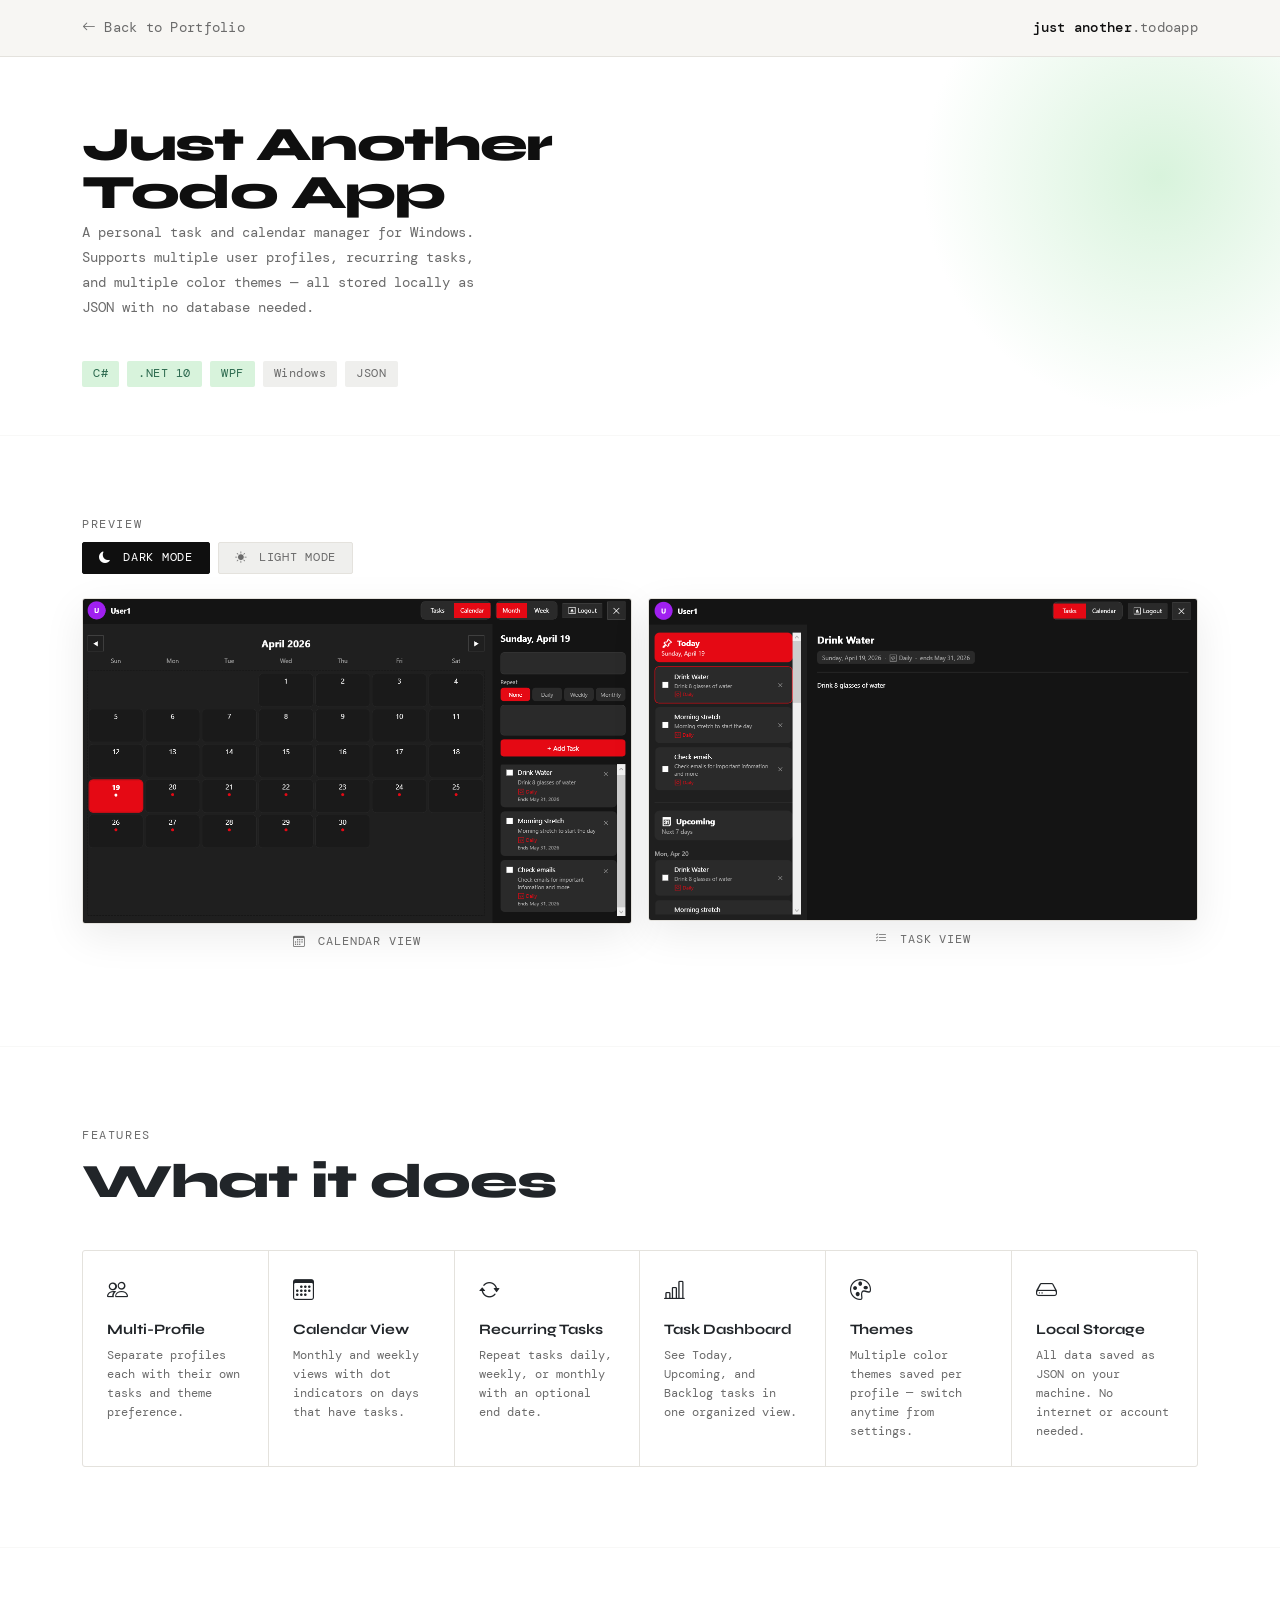
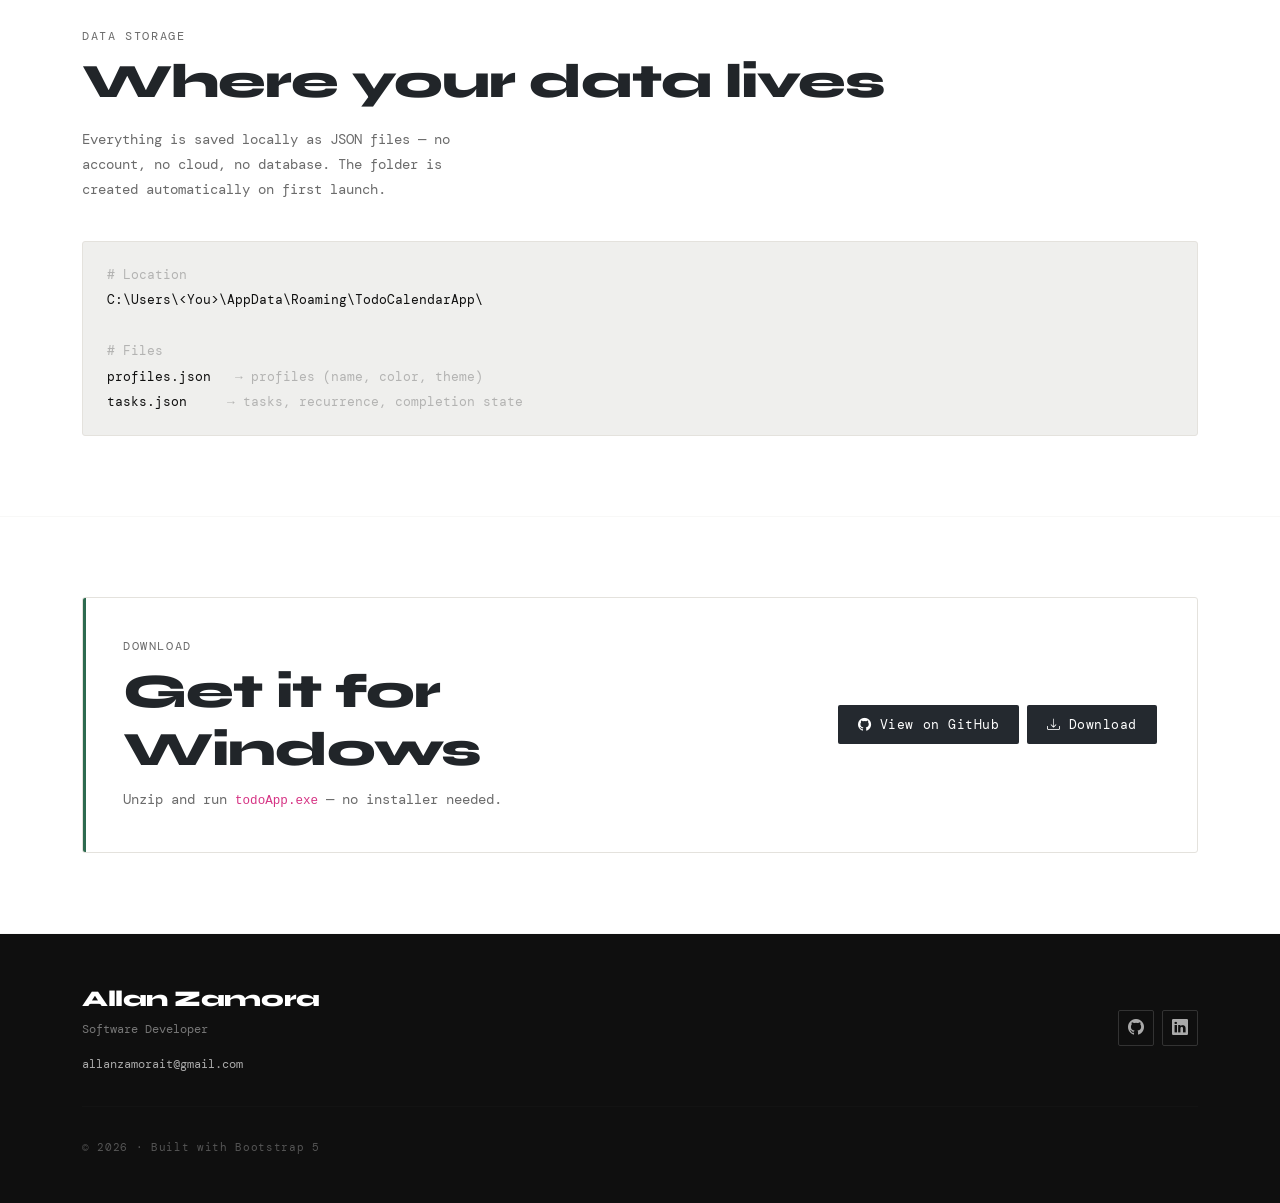
<file: JustAnotherToDoApp.html>
<!DOCTYPE html>
<html lang="en">
<head>
  <meta charset="UTF-8">
  <meta name="viewport" content="width=device-width, initial-scale=1.0">
  <title>JustAnotherTodoApp — Showcase</title>

  <link rel="stylesheet" href="css/style.css">
  <link href="https://cdn.jsdelivr.net/npm/bootstrap@5.3.8/dist/css/bootstrap.min.css" rel="stylesheet">
  <link href="https://fonts.googleapis.com/css2?family=Syne:wght@400;600;700;800&family=DM+Mono:wght@300;400;500&display=swap" rel="stylesheet">
  <link href="https://cdn.jsdelivr.net/npm/bootstrap-icons@1.11.3/font/bootstrap-icons.min.css" rel="stylesheet">

  <style>
    /* ── app window chrome ── */
    .app-window { border: 1px solid var(--border); border-radius: 3px; overflow: hidden; box-shadow: 0 12px 40px rgba(0,0,0,0.08); }
    .app-window-bar { background: var(--bg); border-bottom: 1px solid var(--border); padding: 0.55rem 1rem; display: flex; align-items: center; gap: 0.4rem; }
    .win-dot { width: 10px; height: 10px; border-radius: 50%; }
    .win-dot-red    { background: #ff5f57; }
    .win-dot-yellow { background: #febc2e; }
    .win-dot-green  { background: #28c840; }
    .win-label { font-family: var(--mono); font-size: 0.65rem; color: var(--ink-muted); letter-spacing: 0.08em; margin-left: auto; text-transform: uppercase; }

    /* ── slider ── */
    .carousel-panel { transition: opacity 0.4s ease; }
    .slider-outer { max-width: 780px; margin: 0 auto; }
    .slider-track-wrap { overflow: hidden; border-radius: 0 0 3px 3px; }
    .slider-track { display: flex; transition: transform 0.45s cubic-bezier(0.4,0,0.2,1), opacity 0.3s ease; }
    .app-screenshot { width: 100%; display: block; max-height: 400px; object-fit: cover; transition: opacity 0.35s ease; }
    .screenshot-label { font-family: var(--mono); font-size: 0.72rem; color: var(--ink-muted); letter-spacing: 0.08em; text-transform: uppercase; margin-top: 0.6rem; text-align: center; }

    /* arrow buttons */
    .slider-arrow {
      position: absolute; top: 50%; transform: translateY(-50%);
      background: var(--surface); border: 1px solid var(--border);
      color: var(--ink); width: 36px; height: 36px; border-radius: 2px;
      display: flex; align-items: center; justify-content: center;
      cursor: pointer; font-size: 1rem; z-index: 10;
      transition: background 0.18s, border-color 0.18s;
    }
    .slider-arrow:hover { background: var(--ink); color: #fff; border-color: var(--ink); }
    .slider-arrow.prev { left: -48px; }
    .slider-arrow.next { right: -48px; }
    @media (max-width: 960px) {
      .slider-arrow.prev { left: -2px; }
      .slider-arrow.next { right: -2px; }
    }

    /* dots */
    .slider-dots { display: flex; justify-content: center; gap: 0.5rem; margin-top: 1rem; }
    .slider-dot { width: 6px; height: 6px; border-radius: 50%; background: var(--border); border: none; padding: 0; cursor: pointer; transition: background 0.2s; }
    .slider-dot.active { background: var(--ink); }

    /* ── features ── */
    .feature-grid { display: grid; grid-template-columns: repeat(auto-fill, minmax(180px, 1fr)); gap: 1px; background: var(--border); border: 1px solid var(--border); border-radius: 3px; overflow: hidden; margin-top: 2.5rem; }
    .feature-cell { background: var(--surface); padding: 1.5rem; }
    .feature-icon { font-size: 1.3rem; display: block; margin-bottom: 0.75rem; }
    .feature-name { font-family: var(--display); font-size: 0.9rem; font-weight: 700; margin-bottom: 0.35rem; }
    .feature-desc { font-family: var(--mono); font-size: 0.75rem; color: var(--ink-muted); line-height: 1.6; }

    /* ── storage ── */
    .code-path { font-family: var(--mono); font-size: 0.8rem; background: var(--tag-bg); border: 1px solid var(--border); border-radius: 3px; padding: 1.25rem 1.5rem; color: var(--ink-muted); line-height: 2; margin-top: 1.5rem; }
    .code-path .highlight { color: var(--ink); }
    .code-path .dim { opacity: 0.45; }

    /* ── cta ── */
    .cta-inner { border: 1px solid var(--border); border-radius: 3px; padding: 2.5rem; position: relative; overflow: hidden; }
    .cta-inner::before { content: ''; position: absolute; top: 0; left: 0; width: 3px; height: 100%; background: var(--accent-green); }
    .btn-github { background: #24292f; color: #fff; border: none; font-family: var(--mono); font-size: 0.82rem; letter-spacing: 0.04em; border-radius: 2px; padding: 0.6rem 1.25rem; text-decoration: none; display: inline-flex; align-items: center; gap: 0.5rem; transition: background 0.2s; }
    .btn-github:hover { background: #444c56; color: #fff; }
    .mode-btn { font-family: var(--mono); font-size: 0.72rem; letter-spacing: 0.06em; text-transform: uppercase; background: var(--tag-bg); color: var(--ink-muted); border: 1px solid var(--border); border-radius: 2px; padding: 0.4rem 1rem; cursor: pointer; transition: background 0.2s, color 0.2s, border-color 0.2s; }
    .mode-btn.active { background: var(--ink); color: #fff; border-color: var(--ink); }
    .mode-btn:not(.active):hover { border-color: var(--ink); color: var(--ink); }
  </style>
</head>
<body>

  <!-- NAVBAR — same as index but with back link + page title -->
  <nav class="navbar navbar-expand-lg">
    <div class="container">
      <a class="nav-logo" href="index.html">
        <i class="bi bi-arrow-left me-2"></i>Back to Portfolio
      </a>
      <span class="nav-logo ms-auto" style="pointer-events:none;">
        <span>just another</span>.todoapp
      </span>
    </div>
  </nav>

  <!-- HERO -->
  <section class="hero" style="min-height: auto; padding: 4rem 0 3rem;">
    <div class="container">
      <div class="row">
        <div class="col-lg-8 fade-up">
          <h1 class="hero-projects">Just Another<br>Todo App</h1>
          <p class="hero-desc">
            A personal task and calendar manager for Windows. Supports multiple user profiles,
            recurring tasks, and multiple color themes — all stored locally as JSON with no database needed.
          </p>
          <div class="hero-badge-row">
            <span class="hero-badge green">C#</span>
            <span class="hero-badge green">.NET 10</span>
            <span class="hero-badge green">WPF</span>
            <span class="hero-badge">Windows</span>
            <span class="hero-badge">JSON</span>
          </div>
        </div>
      </div>
    </div>
  </section>

  <hr class="section-divider">

  <!-- SCREENSHOTS -->
  <section id="preview" style="background: var(--surface);">
    <div class="container">
      <div class="fade-up">
        <p class="section-label">Preview</p>

        <div class="d-flex gap-2 mb-4">
          <button class="mode-btn active" id="btnDark" onclick="setMode('dark')">
            <i class="bi bi-moon-fill me-1"></i> Dark Mode
          </button>
          <button class="mode-btn" id="btnLight" onclick="setMode('light')">
            <i class="bi bi-sun-fill me-1"></i> Light Mode
          </button>
        </div>

        <div class="row g-3">
          <!-- Calendar View -->
          <div class="col-md-6">
            <div class="app-window">
              <img
                id="imgCalendar"
                class="app-screenshot"
                src="images/ToDoApp/ToDo-CViewDark.PNG"
                onerror="this.src='https://placehold.co/700x420/1a1a1a/444?text=Calendar+View'"
                alt="Calendar View">
            </div>
            <p class="screenshot-label"><i class="bi bi-calendar3 me-1"></i> Calendar View</p>
          </div>
          <!-- Task View -->
          <div class="col-md-6">
            <div class="app-window">
              <img
                id="imgTask"
                class="app-screenshot"
                src="images/ToDoApp/ToDo-TViewDark.PNG"
                onerror="this.src='https://placehold.co/700x420/1a1a1a/555?text=Task+View'"
                alt="Task View">
            </div>
            <p class="screenshot-label"><i class="bi bi-list-check me-1"></i> Task View</p>
          </div>
        </div>

      </div>
    </div>
  </section>

  <hr class="section-divider">

  <!-- FEATURES -->
  <section id="features">
    <div class="container fade-up">
      <p class="section-label">Features</p>
      <h2 class="section-heading">What it does</h2>
      <div class="feature-grid">
        <div class="feature-cell">
          <span class="feature-icon"><i class="bi bi-people"></i></span>
          <div class="feature-name">Multi-Profile</div>
          <div class="feature-desc">Separate profiles each with their own tasks and theme preference.</div>
        </div>
        <div class="feature-cell">
          <span class="feature-icon"><i class="bi bi-calendar3"></i></span>
          <div class="feature-name">Calendar View</div>
          <div class="feature-desc">Monthly and weekly views with dot indicators on days that have tasks.</div>
        </div>
        <div class="feature-cell">
          <span class="feature-icon"><i class="bi bi-arrow-repeat"></i></span>
          <div class="feature-name">Recurring Tasks</div>
          <div class="feature-desc">Repeat tasks daily, weekly, or monthly with an optional end date.</div>
        </div>
        <div class="feature-cell">
          <span class="feature-icon"><i class="bi bi-bar-chart-line"></i></span>
          <div class="feature-name">Task Dashboard</div>
          <div class="feature-desc">See Today, Upcoming, and Backlog tasks in one organized view.</div>
        </div>
        <div class="feature-cell">
          <span class="feature-icon"><i class="bi bi-palette"></i></span>
          <div class="feature-name">Themes</div>
          <div class="feature-desc">Multiple color themes saved per profile — switch anytime from settings.</div>
        </div>
        <div class="feature-cell">
          <span class="feature-icon"><i class="bi bi-hdd"></i></span>
          <div class="feature-name">Local Storage</div>
          <div class="feature-desc">All data saved as JSON on your machine. No internet or account needed.</div>
        </div>
      </div>
    </div>
  </section>

  <hr class="section-divider">

  <!-- STORAGE -->
  <section id="storage" style="background: var(--surface);">
    <div class="container fade-up">
      <p class="section-label">Data Storage</p>
      <h2 class="section-heading">Where your data lives</h2>
      <p class="hero-desc mt-3">
        Everything is saved locally as JSON files — no account, no cloud, no database.
        The folder is created automatically on first launch.
      </p>
      <div class="code-path">
        <span class="dim"># Location</span><br>
        <span class="highlight">C:\Users\&lt;You&gt;\AppData\Roaming\TodoCalendarApp\</span><br><br>
        <span class="dim"># Files</span><br>
        <span class="highlight">profiles.json</span>&nbsp;&nbsp;&nbsp;<span class="dim">→ profiles (name, color, theme)</span><br>
        <span class="highlight">tasks.json</span>&nbsp;&nbsp;&nbsp;&nbsp;&nbsp;<span class="dim">→ tasks, recurrence, completion state</span>
      </div>
    </div>
  </section>

  <hr class="section-divider">

  <!-- DOWNLOAD CTA -->
  <section id="download">
    <div class="container fade-up">
      <div class="cta-inner">
        <div class="row align-items-center g-4">
          <div class="col-md-8">
            <p class="section-label">Download</p>
            <h2 class="section-heading">Get it for Windows</h2>
            <p class="hero-desc mt-2 mb-0">Unzip and run <code>todoApp.exe</code> — no installer needed.</p>
          </div>
          <div class="col-md-4 d-flex gap-2 justify-content-md-end flex-wrap">
            <!-- Update href once you publish the GitHub release -->
            <a href="https://github.com/AllanPZamora/JustAnotherTodoApp" class="btn-github" target="_blank" rel="noopener noreferrer">
              <i class="bi bi-github"></i> View on GitHub
            </a>
            <a href="https://github.com/AllanPZamora/JustAnotherTodoApp/releases" class="btn-github" target="_blank" rel="noopener noreferrer">
              <i class="bi bi-download"></i> Download
            </a>
          </div>
        </div>
      </div>
    </div>
  </section>

  <hr class="section-divider">

  <!-- FOOTER — identical to index.html -->
  <footer id="contact">
    <div class="container">
      <div class="row align-items-center">
        <div class="col-md-6 mb-4 mb-md-0">
          <div class="footer-name">Allan Zamora</div>
          <div class="mt-1" style="color:#777;">Software Developer</div>
          <div class="mt-3">
            <a href="mailto:allanzamorait@gmail.com">allanzamorait@gmail.com</a>
          </div>
        </div>
        <div class="col-md-6 d-flex justify-content-md-end gap-2">
          <a target="_blank" rel="noopener noreferrer" href="https://github.com/AllanPZamora" class="social-icon" title="GitHub"><i class="bi bi-github"></i></a>
          <a target="_blank" rel="noopener noreferrer" href="https://www.linkedin.com/in/allan-gel-zamora-19833a395" class="social-icon" title="LinkedIn"><i class="bi bi-linkedin"></i></a>
        </div>
      </div>
      <hr style="border-color:#222; margin: 2rem 0;">
      <div style="font-size:0.7rem; color:#555; letter-spacing:0.06em;">
        © 2026 · Built with Bootstrap 5
      </div>
    </div>
  </footer>

  <script src="https://cdn.jsdelivr.net/npm/bootstrap@5.3.8/dist/js/bootstrap.bundle.min.js"></script>
  <script>
    const images = {
      dark:  {
        calendar: 'images/ToDoApp/ToDo-CViewDark.PNG',
        task:     'images/ToDoApp/ToDo-TViewDark.PNG',
        calFb:    'https://placehold.co/700x420/1a1a1a/444?text=Calendar+View',
        taskFb:   'https://placehold.co/700x420/1a1a1a/555?text=Task+View'
      },
      light: {
        calendar: 'images/ToDoApp/ToDo-CViewLight.PNG',
        task:     'images/ToDoApp/ToDo-TViewLight.PNG',
        calFb:    'https://placehold.co/700x420/f5f5f3/999?text=Calendar+View',
        taskFb:   'https://placehold.co/700x420/efefed/aaa?text=Task+View'
      }
    };
    let currentMode = 'dark';

    function setMode(mode) {
      if (mode === currentMode) return;
      currentMode = mode;
      const imgCal  = document.getElementById('imgCalendar');
      const imgTask = document.getElementById('imgTask');
      document.getElementById('btnDark').classList.toggle('active',  mode === 'dark');
      document.getElementById('btnLight').classList.toggle('active', mode === 'light');
      // Fade both out
      imgCal.style.opacity  = '0';
      imgTask.style.opacity = '0';
      setTimeout(() => {
        imgCal.src  = images[mode].calendar;
        imgTask.src = images[mode].task;
        imgCal.onerror  = () => { imgCal.src  = images[mode].calFb;  };
        imgTask.onerror = () => { imgTask.src = images[mode].taskFb; };
        imgCal.style.opacity  = '1';
        imgTask.style.opacity = '1';
      }, 350);
    }

    // Fade up on scroll
    const fadeEls = document.querySelectorAll('.fade-up');
    const observer = new IntersectionObserver(entries => {
      entries.forEach(e => {
        if (e.isIntersecting) { e.target.classList.add('visible'); observer.unobserve(e.target); }
      });
    }, { threshold: 0.12 });
    fadeEls.forEach(el => observer.observe(el));
  </script>
</body>
</html>
</file>
<file: css/style.css>
:root {
      --bg: #f7f6f3;
      --surface: #ffffff;
      --ink: #0f0f0f;
      --ink-muted: #6b6b6b;
      --accent: #1a1a1a;
      --accent-green: #2d6a4f;
      --accent-green-light: #d8f3dc;
      --border: #e4e2dd;
      --tag-bg: #efefed;
      --mono: 'DM Mono', monospace;
      --display: 'Syne', sans-serif;
    }

    *, *::before, *::after { box-sizing: border-box; }

    html { scroll-behavior: smooth; }

    body {
      font-family: var(--display);
      background: var(--bg);
      color: var(--ink);
      margin: 0;
      padding: 0;
      -webkit-font-smoothing: antialiased;
    }

    /* ── NAVBAR ── */
    nav.navbar {
      background: var(--bg);
      border-bottom: 1px solid var(--border);
      padding: 1.1rem 0;
      position: sticky;
      top: 0;
      z-index: 100;
      backdrop-filter: blur(8px);
    }

    .nav-logo {
      font-family: var(--mono);
      font-size: 0.85rem;
      color: var(--ink-muted);
      letter-spacing: 0.02em;
      text-decoration: none;
    }

    .nav-logo span {
      color: var(--ink);
      font-weight: 500;
    }

    .navbar-nav .nav-link {
      font-family: var(--mono);
      font-size: 0.8rem;
      color: var(--ink-muted);
      letter-spacing: 0.05em;
      text-transform: uppercase;
      padding: 0.25rem 1rem;
      transition: color 0.2s;
    }

    .navbar-nav .nav-link:hover { color: var(--ink); }

    /* ── HERO ── */
    .hero {
      min-height: 90vh;
      display: flex;
      align-items: center;
      padding: 5rem 0 3rem;
      position: relative;
      overflow: hidden;
    }

    .hero::before {
      content: '';
      position: absolute;
      top: -120px;
      right: -120px;
      width: 480px;
      height: 480px;
      border-radius: 50%;
      background: radial-gradient(circle, #d8f3dc 0%, transparent 70%);
      pointer-events: none;
      z-index: 0;
    }

    .hero .row {
      position: relative;
      z-index: 1;
    }

    .hero-eyebrow {
      font-family: var(--mono);
      font-size: 0.78rem;
      color: var(--accent-green);
      letter-spacing: 0.12em;
      text-transform: uppercase;
      margin-bottom: 1.2rem;
      display: flex;
      align-items: center;
      gap: 0.6rem;
    }

    .hero-eyebrow::before {
      content: '';
      display: inline-block;
      width: 28px;
      height: 1px;
      background: var(--accent-green);
    }

    .hero-name {
      font-family: var(--display);
      font-size: clamp(3rem, 8vw, 6.5rem);
      font-weight: 800;
      line-height: 1.0;
      letter-spacing: -0.03em;
      color: var(--ink);
      margin-bottom: 0.2rem;
    }

      .hero-projects {
      font-family: var(--display);
      font-size: clamp(3rem, 3vw, 6.5rem);
      font-weight: 800;
      line-height: 1.0;
      letter-spacing: -0.03em;
      color: var(--ink);
      margin-bottom: 0.2rem;
    }

    .hero-title {
      font-family: var(--display);
      font-size: clamp(1.5rem, 3.5vw, 2.8rem);
      font-weight: 400;
      color: var(--ink-muted);
      line-height: 1.2;
      margin-bottom: 1.8rem;
    }

    .hero-desc {
      font-family: var(--mono);
      font-size: 0.9rem;
      color: var(--ink-muted);
      max-width: 420px;
      line-height: 1.75;
      margin-bottom: 2.4rem;
    }

    .btn-primary-custom {
      display: inline-flex;
      align-items: center;
      gap: 0.5rem;
      font-family: var(--mono);
      font-size: 0.82rem;
      letter-spacing: 0.04em;
      background: var(--ink);
      color: #fff;
      border: none;
      padding: 0.75rem 1.6rem;
      border-radius: 2px;
      text-decoration: none;
      transition: background 0.2s, transform 0.15s;
    }

    .btn-primary-custom:hover {
      background: #333;
      color: #fff;
      transform: translateY(-1px);
    }

    .btn-outline-custom {
      display: inline-flex;
      align-items: center;
      gap: 0.5rem;
      font-family: var(--mono);
      font-size: 0.82rem;
      letter-spacing: 0.04em;
      background: transparent;
      color: var(--ink);
      border: 1px solid var(--border);
      padding: 0.75rem 1.6rem;
      border-radius: 2px;
      text-decoration: none;
      transition: border-color 0.2s, transform 0.15s;
    }

    .btn-outline-custom:hover {
      border-color: var(--ink);
      color: var(--ink);
      transform: translateY(-1px);
    }

    .hero-badge-row {
      display: flex;
      flex-wrap: wrap;
      gap: 0.5rem;
      margin-top: 2.5rem;
    }

    .hero-badge {
      font-family: var(--mono);
      font-size: 0.72rem;
      background: var(--tag-bg);
      color: var(--ink-muted);
      border-radius: 2px;
      padding: 0.3rem 0.7rem;
      letter-spacing: 0.04em;
    }

    .hero-badge.green {
      background: var(--accent-green-light);
      color: var(--accent-green);
    }

    /* ── SECTION SHARED ── */
    section {
      padding: 5rem 0;
    }

    .section-label {
      font-family: var(--mono);
      font-size: 0.72rem;
      color: var(--ink-muted);
      letter-spacing: 0.14em;
      text-transform: uppercase;
      margin-bottom: 0.5rem;
    }

    .section-heading {
      font-family: var(--display);
      font-size: clamp(2rem, 4vw, 3rem);
      font-weight: 800;
      letter-spacing: -0.02em;
      margin-bottom: 0;
    }

    .section-divider {
      border: none;
      border-top: 1px solid var(--border);
      margin: 0;
    }

    /* ── SKILLS ── */
    #skills { background: var(--surface); }

    .skill-group-label {
      font-family: var(--mono);
      font-size: 0.7rem;
      letter-spacing: 0.12em;
      text-transform: uppercase;
      color: var(--ink-muted);
      margin-bottom: 0.9rem;
      display: flex;
      align-items: center;
      gap: 0.5rem;
    }

    .skill-group-label::after {
      content: '';
      flex: 1;
      height: 1px;
      background: var(--border);
    }

    .skill-pill {
      display: inline-flex;
      align-items: center;
      gap: 0.4rem;
      font-family: var(--mono);
      font-size: 0.8rem;
      background: var(--tag-bg);
      color: var(--ink);
      border-radius: 2px;
      padding: 0.42rem 0.85rem;
      margin: 0.25rem;
      border: 1px solid transparent;
      transition: border-color 0.18s, background 0.18s;
      cursor: default;
    }

    .skill-pill:hover {
      border-color: var(--border);
      background: var(--bg);
    }

    .skill-pill.highlight {
      background: var(--accent-green-light);
      color: var(--accent-green);
    }

    .skill-pill.highlight:hover {
      border-color: #b7e4c7;
    }

    /* ── PROJECTS ── */
    #projects { background: var(--bg); }

    .project-card {
      background: var(--surface);
      border: 1px solid var(--border);
      border-radius: 3px;
      padding: 2rem;
      height: 100%;
      transition: box-shadow 0.2s, transform 0.2s;
      position: relative;
      overflow: hidden;
    }

    .project-card:hover {
      box-shadow: 0 8px 32px rgba(0,0,0,0.07);
      transform: translateY(-3px);
    }

    .project-card::before {
      content: '';
      position: absolute;
      top: 0; left: 0;
      width: 3px;
      height: 0;
      background: var(--accent-green);
      transition: height 0.25s;
    }
    .project-card:hover::before { height: 100%; }
    .project-card.wad::before   { background: #7f1d1d; }
    .project-card.resumego::before { background: #2563eb; }

    .project-type {
      font-family: var(--mono);
      font-size: 0.68rem;
      letter-spacing: 0.1em;
      text-transform: uppercase;
      color: var(--accent-green);
      margin-bottom: 0.7rem;
    }

    .project-title {
      font-family: var(--display);
      font-size: 1.25rem;
      font-weight: 700;
      letter-spacing: -0.01em;
      margin-bottom: 0.6rem;
    }

    .project-desc {
      font-family: var(--mono);
      font-size: 0.82rem;
      color: var(--ink-muted);
      line-height: 1.7;
      margin-bottom: 1.2rem;
    }

    .project-tags {
      display: flex;
      flex-wrap: wrap;
      gap: 0.35rem;
      margin-bottom: 1.4rem;
    }

    .project-tag {
      font-family: var(--mono);
      font-size: 0.68rem;
      background: var(--tag-bg);
      color: var(--ink-muted);
      padding: 0.22rem 0.6rem;
      border-radius: 2px;
    }

    .project-link {
      font-family: var(--mono);
      font-size: 0.75rem;
      color: var(--ink);
      text-decoration: none;
      letter-spacing: 0.04em;
      display: inline-flex;
      align-items: center;
      gap: 0.35rem;
      border-bottom: 1px solid var(--border);
      padding-bottom: 1px;
      transition: border-color 0.18s, color 0.18s;
    }

    .project-link:hover {
      color: var(--accent-green);
      border-color: var(--accent-green);
    }

    /* ── FOOTER ── */
    footer {
      background: var(--ink);
      color: #aaa;
      padding: 3rem 0;
      font-family: var(--mono);
      font-size: 0.78rem;
    }

    footer a {
      color: #aaa;
      text-decoration: none;
      transition: color 0.2s;
    }

    footer a:hover { color: #fff; }

    .footer-name {
      font-family: var(--display);
      font-size: 1.4rem;
      font-weight: 800;
      color: #fff;
      letter-spacing: -0.02em;
      margin-bottom: 0.3rem;
    }

    .social-icon {
      display: inline-flex;
      align-items: center;
      justify-content: center;
      width: 36px;
      height: 36px;
      border: 1px solid #333;
      border-radius: 2px;
      color: #aaa;
      font-size: 1rem;
      text-decoration: none;
      transition: border-color 0.2s, color 0.2s;
    }

    .social-icon:hover {
      border-color: #aaa;
      color: #fff;
    }

    /* ── ANIMATIONS ── */
    .fade-up {
      opacity: 0;
      transform: translateY(24px);
      transition: opacity 0.55s ease, transform 0.55s ease;
    }

    .fade-up.visible {
      opacity: 1;
      transform: none;
    }

    /* ── PROJECT CARD REDESIGN ── */
    .project-card {
    padding: 0;
    overflow: hidden;
    }

    .project-card-img {
    position: relative;
    overflow: hidden;
    line-height: 0;
    }

    .project-card-img img {
    width: 100%;
    height: 280px;
    object-fit: cover;
    display: block;
    transition: transform 0.4s ease;
    }

    .project-card:hover .project-card-img img {
    transform: scale(1.04);
    }

    .project-card-badge {
    position: absolute;
    bottom: 0.75rem;
    left: 0.75rem;
    font-family: var(--mono);
    font-size: 0.68rem;
    letter-spacing: 0.08em;
    text-transform: uppercase;
    background: rgba(255,255,255,0.92);
    color: var(--ink);
    padding: 0.28rem 0.65rem;
    border-radius: 2px;
    backdrop-filter: blur(4px);
    }

    .project-card-body {
    padding: 1.5rem;
    }

    .project-card-body .project-tags {
    margin-bottom: 1rem;
    }

    .project-card-cta {
    padding: 2rem;
    border-style: dashed;
    background: transparent !important;
    min-height: 300px;
    }

    @media (max-width: 768px) {
      .hero { padding: 3rem 0 2rem; min-height: auto; }
    }

    /* ── CERTIFICATIONS ── */
    #certifications { background: var(--bg); }

    .cert-card {
      display: block;
      height: 100%;
      background: var(--surface);
      border: 1px solid var(--border);
      border-radius: 3px;
      overflow: hidden;
      text-decoration: none;
      color: inherit;
      position: relative;
      transition: box-shadow 0.2s, transform 0.2s;
    }

    .cert-card:hover {
      box-shadow: 0 8px 32px rgba(0,0,0,0.07);
      transform: translateY(-3px);
      color: inherit;
    }

    .cert-card::before {
      content: '';
      position: absolute;
      top: 0; left: 0;
      width: 3px;
      height: 0;
      background: var(--accent-green);
      transition: height 0.25s;
      z-index: 1;
    }
    .cert-card:hover::before { height: 100%; }

    .cert-card-img {
      aspect-ratio: 4 / 3;
      background: var(--tag-bg);
      border-bottom: 1px solid var(--border);
      overflow: hidden;
      display: flex;
      align-items: center;
      justify-content: center;
    }

    .cert-card-img img {
      width: 100%;
      height: 100%;
      object-fit: contain;
      display: block;
      transition: transform 0.4s ease;
    }
    .cert-card:hover .cert-card-img img { transform: scale(1.04); }

    .cert-card-body { padding: 1.25rem 1.5rem 1.4rem; }

    .cert-issuer {
      font-family: var(--mono);
      font-size: 0.68rem;
      letter-spacing: 0.1em;
      text-transform: uppercase;
      color: var(--accent-green);
      margin-bottom: 0.5rem;
    }

    .cert-title {
      font-size: 1.02rem;
      font-weight: 700;
      line-height: 1.35;
      margin: 0 0 1rem;
      min-height: 2.75rem;
    }

    .cert-meta {
      display: flex;
      justify-content: space-between;
      align-items: center;
      font-family: var(--mono);
      font-size: 0.72rem;
      color: var(--ink-muted);
    }

    .cert-view { color: var(--ink); transition: color 0.2s; }
    .cert-card:hover .cert-view { color: var(--accent-green); }

    /* ── CERTIFICATE VIEWER ── */
    .cert-modal .modal-content {
      background: var(--bg);
      border: 1px solid var(--border);
      border-radius: 3px;
    }

    .cert-modal .modal-header,
    .cert-modal .modal-footer {
      background: var(--surface);
      border-color: var(--border);
      padding: 0.9rem 1.25rem;
      gap: 1rem;
    }

    .cert-modal .modal-header { align-items: flex-start; }
    .cert-modal .cert-issuer { margin-bottom: 0.25rem; }
    .cert-modal .modal-title {
      font-family: var(--display);
      font-weight: 700;
      font-size: 1.05rem;
      line-height: 1.3;
    }

    .cert-modal-heading { min-width: 0; flex: 1; }
    .cert-modal-actions { display: flex; align-items: center; gap: 0.75rem; flex-shrink: 0; }

    .cert-modal .modal-body { padding: 1.25rem; }
    .cert-modal .modal-footer { justify-content: space-between; }

    .cert-btn {
      display: inline-flex;
      align-items: center;
      gap: 0.15rem;
      font-family: var(--mono);
      font-size: 0.72rem;
      letter-spacing: 0.04em;
      color: var(--ink);
      background: transparent;
      border: 1px solid var(--border);
      border-radius: 2px;
      padding: 0.4rem 0.8rem;
      text-decoration: none;
      white-space: nowrap;
      cursor: pointer;
      transition: border-color 0.2s, color 0.2s, background 0.2s;
    }
    .cert-btn:hover {
      color: var(--accent-green);
      border-color: var(--accent-green);
      background: var(--accent-green-light);
    }

    .cert-counter {
      font-family: var(--mono);
      font-size: 0.72rem;
      color: var(--ink-muted);
    }

    #certPages { display: flex; flex-direction: column; gap: 1rem; }

    .cert-canvas {
      display: block;
      width: 100%;
      height: auto;
      background: #fff;
      border: 1px solid var(--border);
      border-radius: 2px;
      box-shadow: 0 4px 24px rgba(0,0,0,0.06);
    }

    .cert-loading,
    .cert-error {
      display: flex;
      align-items: center;
      justify-content: center;
      gap: 0.6rem;
      min-height: 40vh;
      font-family: var(--mono);
      font-size: 0.8rem;
      color: var(--ink-muted);
      text-align: center;
      flex-wrap: wrap;
    }
    .cert-loading.d-none, .cert-error.d-none { display: none !important; }
    .cert-error a { color: var(--accent-green); }

    @media (max-width: 767.98px) {
      .cert-modal .modal-body { padding: 0.75rem; }
      .cert-modal .modal-header,
      .cert-modal .modal-footer { padding: 0.75rem 1rem; }
    }
</file>
